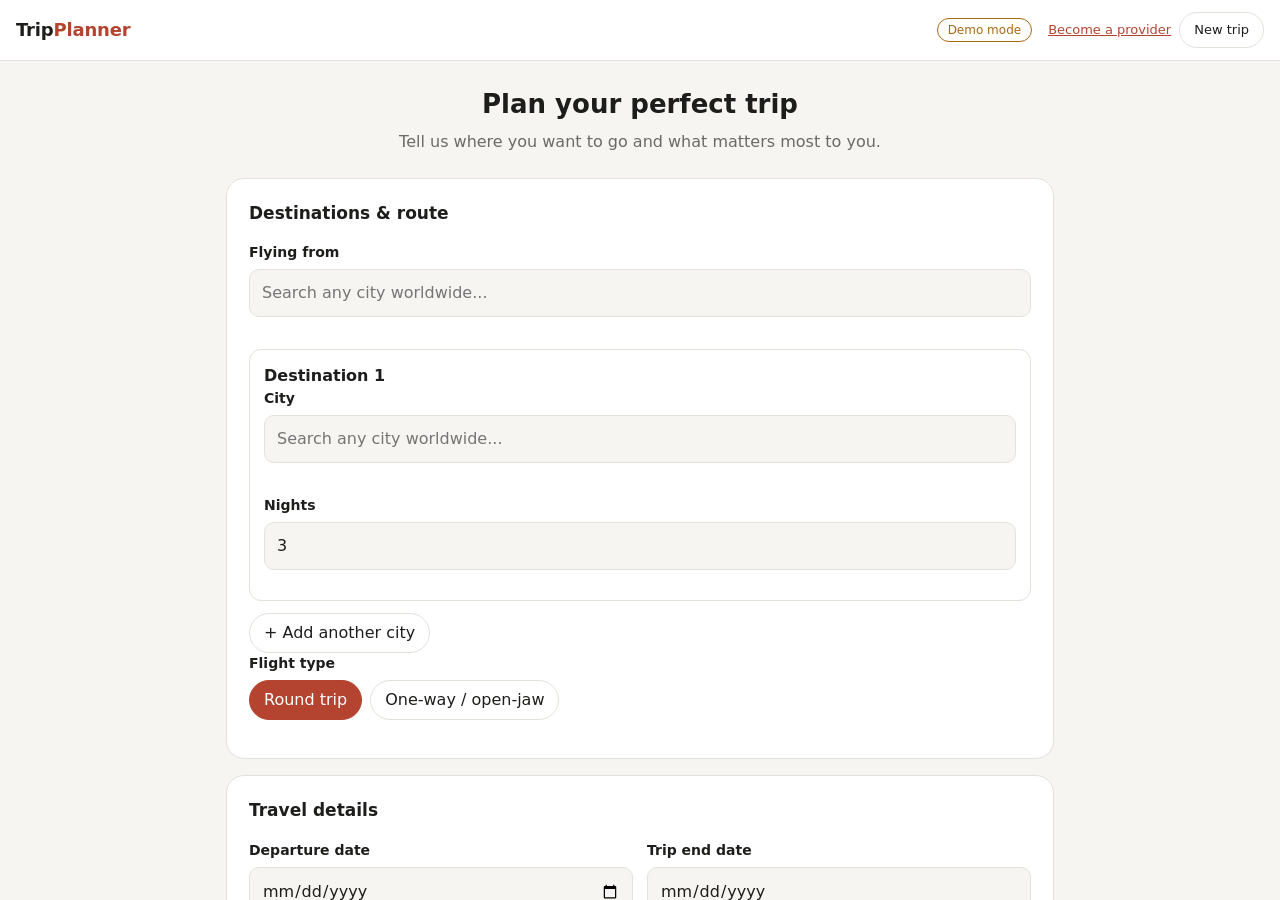
<file: web/index.html>
<!doctype html>
<html lang="en">
<head>
<meta charset="utf-8" />
<meta name="viewport" content="width=device-width, initial-scale=1, viewport-fit=cover" />
<title>Trip Planner</title>
<style>
  :root {
    --bg: #f6f5f1; --surface: #ffffff; --surface-2: #efede6; --text: #1d1d1b; --muted: #6b6a65;
    --line: #e3e1da; --accent: #b4442f; --accent-ink: #ffffff; --user: #1f3a5f; --user-ink: #ffffff;
    --ok: #2f7a4f; --warn: #a86a12; --bad: #b3261e; --radius: 14px;
  }
  @media (prefers-color-scheme: dark) {
    :root { --bg: #151513; --surface: #1f1f1c; --surface-2: #2a2a26; --text: #ecebe6; --muted: #a09f98;
            --line: #34332f; --accent: #e0745d; --accent-ink: #151513; --user: #3d6aa3; --user-ink: #ffffff;
            --ok: #6cc08f; --warn: #e2a547; --bad: #f2867c; }
  }
  * { box-sizing: border-box; }
  html, body { height: 100%; }
  body { margin: 0; background: var(--bg); color: var(--text); display: flex; flex-direction: column;
         font: 16px/1.5 system-ui, -apple-system, "Segoe UI", Roboto, sans-serif; }
  a { color: var(--accent); }
  header { display: flex; align-items: center; justify-content: space-between; gap: 10px; flex-wrap: wrap;
           padding: 12px 16px; border-bottom: 1px solid var(--line); background: var(--surface); }
  header h1 { font-size: 18px; margin: 0; letter-spacing: -0.01em; }
  header h1 span { color: var(--accent); }
  .user { display: flex; align-items: center; gap: 8px; font-size: 13px; color: var(--muted); flex-wrap: wrap; }
  button { font: inherit; border-radius: 999px; padding: 7px 14px; border: 1px solid var(--line);
           background: var(--surface); color: var(--text); cursor: pointer; }
  button:hover { border-color: var(--muted); }
  button.primary { background: var(--accent); color: var(--accent-ink); border-color: var(--accent); font-weight: 600; }
  button:disabled { opacity: 0.5; cursor: not-allowed; }
  .badge { font-size: 12px; padding: 2px 10px; border-radius: 999px; border: 1px solid var(--line); color: var(--muted); white-space: nowrap; }
  .badge.demo { color: var(--warn); border-color: var(--warn); }
  .badge.live, .badge.ok { color: var(--ok); border-color: var(--ok); }
  .hidden { display: none !important; }

  main { flex: 1; display: flex; flex-direction: column; width: 100%; max-width: 860px; margin: 0 auto; min-height: 0; }
  #chat { flex: 1; overflow-y: auto; padding: 20px 16px 8px; display: flex; flex-direction: column; gap: 14px; }
  .row { display: flex; }
  .row.me { justify-content: flex-end; }
  .bubble { max-width: 85%; padding: 10px 14px; border-radius: var(--radius); white-space: pre-wrap; word-wrap: break-word; }
  .me .bubble { background: var(--user); color: var(--user-ink); border-bottom-right-radius: 4px; }
  .bot .bubble { background: var(--surface); border: 1px solid var(--line); border-bottom-left-radius: 4px; }
  .bot .bubble.error { border-color: var(--bad); color: var(--bad); }
  .who { font-size: 12px; color: var(--muted); margin: 0 4px 3px; }

  .work { background: var(--surface-2); border: 1px dashed var(--line); color: var(--muted); font-size: 14px; }
  .work .now { display: flex; align-items: center; gap: 8px; }
  .spin { width: 12px; height: 12px; border-radius: 50%; border: 2px solid var(--line); border-top-color: var(--accent);
          animation: spin 0.8s linear infinite; flex: none; }
  @keyframes spin { to { transform: rotate(360deg); } }
  @media (prefers-reduced-motion: reduce) { .spin { animation: none; } }
  .work details { margin-top: 4px; }
  .work summary { cursor: pointer; font-size: 12px; }
  .work ol { margin: 6px 0 0; padding-left: 20px; font-size: 13px; }
  .work.done { padding: 4px 12px; }
  .work.done details { margin: 0; }

  .card { background: var(--surface); border: 1px solid var(--line); border-radius: var(--radius); padding: 16px;
          width: min(100%, 720px); white-space: normal; }
  .card h2 { font-size: 18px; margin: 0 0 4px; }
  .card .meta { font-size: 13px; color: var(--muted); margin-bottom: 8px; }
  .card .totals { display: flex; gap: 14px; flex-wrap: wrap; align-items: center; font-size: 14px; margin: 10px 0; }
  .card .totals strong { font-variant-numeric: tabular-nums; }
  .card .route { font-size: 14px; margin: 4px 0 2px; }
  .card .pdf { display: inline-block; margin: 2px 0 10px; font-weight: 600; }
  .day { border-top: 1px solid var(--line); padding: 10px 0 6px; }
  .day h3 { margin: 0 0 2px; font-size: 15px; }
  .day .note { font-size: 13px; color: var(--muted); margin: 0 0 6px; }
  .stop { display: grid; grid-template-columns: 54px 1fr; gap: 8px; font-size: 14px; padding: 2px 0; }
  .stop time { color: var(--muted); font-variant-numeric: tabular-nums; }
  .stop small { color: var(--muted); }
  .day .zone { font-size: 13px; font-weight: 600; margin: 6px 0 2px; }
  .day .zone small { font-weight: 400; color: var(--muted); }
  .stop-chips { display: flex; flex-wrap: wrap; gap: 4px; margin: 2px 0 0; }
  .stop-chips span { font-size: 12px; padding: 0 8px; border-radius: 999px; background: var(--surface-2); color: var(--muted); }
  .day .day-route { display: inline-block; font-size: 13px; margin: 4px 0 0; }
  .card .attribution { font-size: 12px; color: var(--muted); margin: 6px 0 0; }
  .notes { font-size: 13px; color: var(--muted); border-top: 1px solid var(--line); padding-top: 8px; margin: 6px 0 0; }
  .notes li { margin: 2px 0; }
  .fb { border-top: 1px solid var(--line); margin-top: 10px; padding-top: 10px; font-size: 14px; }
  .fb .q { font-weight: 600; margin: 0 0 6px; }
  .fb .stars { display: flex; gap: 4px; align-items: center; }
  .fb .stars button { width: 36px; height: 36px; padding: 0; font-size: 20px; line-height: 1; background: var(--surface-2);
                      color: var(--muted); }
  .fb .stars button.on { background: var(--accent); color: var(--accent-ink); border-color: var(--accent); }
  .fb .stars .lbl { margin-left: 8px; font-size: 13px; color: var(--muted); }
  .fb details { margin: 8px 0 0; }
  .fb summary { cursor: pointer; font-size: 13px; color: var(--muted); }
  .fb .dims { display: grid; grid-template-columns: minmax(0, 1fr) auto; gap: 6px 10px; align-items: center; margin: 8px 0 0; }
  .fb .dims .scale { display: flex; gap: 3px; }
  .fb .dims .scale button { width: 30px; height: 30px; padding: 0; font-size: 13px; background: var(--surface-2); }
  .fb .dims .scale button.on { background: var(--user); color: var(--user-ink); border-color: var(--user); }
  .fb textarea { width: 100%; min-height: 60px; margin: 8px 0 0; font-size: 14px; }
  .fb .actions { display: flex; gap: 8px; align-items: center; margin-top: 8px; flex-wrap: wrap; }
  .fb .status { font-size: 13px; color: var(--muted); }
  .fb.sent .thanks { color: var(--muted); font-size: 13px; }

  .chips { display: flex; gap: 8px; flex-wrap: wrap; padding: 0 16px 8px; }
  .chips button { font-size: 13px; padding: 5px 12px; background: var(--surface-2); }
  footer.composer { padding: 10px 16px calc(14px + env(safe-area-inset-bottom)); border-top: 1px solid var(--line);
                    background: var(--bg); }
  .composer form { display: flex; gap: 8px; align-items: flex-end; }
  textarea { flex: 1; resize: none; min-height: 46px; max-height: 180px; padding: 11px 14px; border-radius: 14px;
             border: 1px solid var(--line); background: var(--surface); color: var(--text); font: inherit; }
  textarea:focus { outline: 2px solid var(--accent); outline-offset: 0; border-color: transparent; }
  .composer .hint { font-size: 12px; color: var(--muted); margin-top: 6px; }

  .welcome { margin: auto; text-align: center; padding: 40px 18px; max-width: 520px; }
  .welcome h2 { font-size: 22px; margin: 0 0 8px; }
  .welcome p { color: var(--muted); margin: 0 0 18px; }
  @media (max-width: 560px) { .bubble { max-width: 92%; } .stop { grid-template-columns: 48px 1fr; } }

  /* Trip planning form */
  #tripFormScreen {
    flex: 1;
    overflow-y: auto;
    padding: 24px 16px 48px;
  }
  .trip-form-header {
    text-align: center;
    margin-bottom: 24px;
  }
  .trip-form-header h2 {
    font-size: 26px;
    margin: 0 0 6px;
  }
  .trip-form-header p {
    color: var(--muted);
    margin: 0;
  }
  .trip-form-card {
    background: var(--surface);
    border: 1px solid var(--line);
    border-radius: 18px;
    padding: 22px;
    margin-bottom: 16px;
  }
  .trip-form-card h3 {
    font-size: 17px;
    margin: 0 0 16px;
  }
  .trip-section > summary {
    display: flex;
    align-items: center;
    gap: 10px;
    flex-wrap: wrap;
    cursor: pointer;
    list-style: none;
  }
  .trip-section > summary::-webkit-details-marker { display: none; }
  .trip-section > summary h3 { margin: 0; }
  .trip-section > summary::after { content: "▾"; margin-left: auto; color: var(--muted); }
  .trip-section[open] > summary { margin-bottom: 16px; }
  .trip-section[open] > summary::after { content: "▴"; }
  .trip-section-summary { font-size: 13px; color: var(--muted); min-width: 0; overflow-wrap: anywhere; }
  .trip-field {
    display: flex;
    flex-direction: column;
    gap: 6px;
    margin-bottom: 16px;
    position: relative;
  }
  .trip-field label {
    font-size: 14px;
    font-weight: 600;
  }
  .trip-field input,
  .trip-field select,
  .trip-field textarea {
    width: 100%;
    padding: 11px 12px;
    border: 1px solid var(--line);
    border-radius: 10px;
    background: var(--bg);
    color: var(--text);
    font: inherit;
  }
  .trip-grid {
    display: grid;
    grid-template-columns: repeat(2, minmax(0, 1fr));
    gap: 14px;
  }
  .trip-options {
    display: flex;
    flex-wrap: wrap;
    gap: 8px;
  }
  .trip-options button.selected {
    background: var(--accent);
    color: var(--accent-ink);
    border-color: var(--accent);
  }
  .trip-rating {
    margin-bottom: 18px;
  }
  .trip-rating-header {
    display: flex;
    justify-content: space-between;
    margin-bottom: 6px;
  }
  .trip-rating input[type="range"] {
    width: 100%;
    accent-color: var(--accent);
  }
  .trip-city {
    border: 1px solid var(--line);
    border-radius: 12px;
    padding: 14px;
    margin-bottom: 12px;
  }
  .trip-suggestions {
    position: absolute;
    top: 100%;
    left: 0;
    right: 0;
    z-index: 20;
    max-height: 220px;
    overflow-y: auto;
    background: var(--surface);
    border: 1px solid var(--line);
    border-radius: 10px;
    box-shadow: 0 8px 24px rgba(0,0,0,.12);
  }
  .trip-suggestions button {
    display: block;
    width: 100%;
    text-align: left;
    border: 0;
    border-radius: 0;
    padding: 10px 12px;
  }
  .trip-suggestions button:hover {
    background: var(--surface-2);
  }
  .trip-submit {
    width: 100%;
    padding: 14px;
    font-size: 16px;
  }
  @media (max-width: 560px) {
    .trip-grid { grid-template-columns: 1fr; }
    .trip-form-card { padding: 16px; }
    #tripFormScreen { padding: 16px 12px 32px; }
  }


  .trip-suggestions button.selected {
    background: var(--surface-2);
    outline: 2px solid var(--accent);
    outline-offset: -2px;
  }

</style>
</head>
<body>
<header>
  <h1>Trip<span>Planner</span></h1>
  <div class="user">
    <span id="modeBadge" class="badge demo">Demo mode</span>
    <span id="userEmail"></span>
    <a href="/agency/index.html">Become a provider</a>
    <a id="providerApprovals" class="hidden" hidden href="/agency/admin.html">Provider approvals</a>
    <button id="newTripBtn" title="Start a new conversation">New trip</button>
    <button id="signOutBtn" class="hidden">Sign out</button>
  </div>
</header>

<main>
  <section id="signedOut" class="welcome hidden">
    <h2>Plan a trip by chatting</h2>
    <p>Describe where you want to go. The planner searches real flights, hotels and places, checks the budget and timings, and you can ask for changes until it's right.</p>
    <button id="signInBtn" class="primary">Sign in</button>
  </section>

  <!-- Initial trip-planning form -->
  <section id="tripFormScreen" class="hidden">
    <div class="trip-form-header">
      <h2>Plan your perfect trip</h2>
      <p>Tell us where you want to go and what matters most to you.</p>
    </div>
    <div id="tripFormContent"></div>
  </section>

  <div id="app" class="hidden" style="display:flex;flex-direction:column;flex:1;min-height:0">
    <div id="chat" aria-live="polite"></div>
    <div id="chips" class="chips"></div>
    <footer class="composer">
      <form id="composer">
        <textarea id="input" rows="1" placeholder="Describe your trip, or ask for a change…" aria-label="Message"></textarea>
        <button id="sendBtn" class="primary" type="submit">Send</button>
      </form>
      <div class="hint" id="hint">Enter to send · Shift+Enter for a new line</div>
    </footer>
  </div>
</main>

<script src="auth-session.js"></script>
<script src="background-status.js"></script>
<script src="trip-form.js"></script>
<script>
/* ============================================================
   CONFIG — fill these in. Leave a value "" to keep that part off.
   ============================================================ */
const CONFIG = {
  REGION: "ap-southeast-1",
  // Cognito (Phase 3.4). Domain is the full URL from Branding → Domain,
  // e.g. "https://ap-southeast-1abcd123.auth.ap-southeast-1.amazoncognito.com"
  COGNITO_DOMAIN: "",
  COGNITO_CLIENT_ID: "",
  // Agent (Phase 6.3). Leave "" to use built-in demo data.
  AGENT_RUNTIME_ARN: "",
  // REST API (Phase 5), e.g. "https://abc123.execute-api.ap-southeast-1.amazonaws.com/dev"
  API_URL: "",
  ADMIN_GROUP: ""
};
const REDIRECT_URI = window.location.origin + "/";
const AUTH_ON = !!(CONFIG.COGNITO_DOMAIN && CONFIG.COGNITO_CLIENT_ID);
const LIVE_AGENT = !!CONFIG.AGENT_RUNTIME_ARN;
const STARTERS = [
  "We are planning a eleven-day honeymoon in Tokyo for two people, 10 to 20 December 2026, with a budget of SGD 8,000. We prefer a romantic hotel, cultural attractions, Japanese food, and some free time to enjoy the scenery. Hiking easy trails also preferred.",
  "5 days in Seoul for 3 classmates next month, SGD 4,500 total, we love markets, cafes and K-pop spots",
  "Copenhagen 3 nights, Lofoten 4 nights, Abisko 4 nights, 10-21 Dec, 2 people, SGD 10,000. Hiking, northern lights and good food. Fly from Singapore to Copenhagen on the first day and fly back from Copenhagen to Singapore on the last day",
];
const FOLLOW_UPS = ["Make day 3 more relaxed", "Find a cheaper hotel", "Add a sushi dinner", "What's near our hotel?"];

const $ = (id) => document.getElementById(id);
const store = {
  get: (k) => { try { return sessionStorage.getItem(k); } catch { return null; } },
  set: (k, v) => { try { sessionStorage.setItem(k, v); } catch {} },
  del: (k) => { try { sessionStorage.removeItem(k); } catch {} }
};

const auth = TripAuth.create(CONFIG, store);
function showSignInRecovery() {
  if ($("reauthBtn")) return;
  const button = el("button", null, "Sign in again"); button.id = "reauthBtn";
  button.type = "button"; button.onclick = signIn;
  $("signOutBtn").parentNode.append(button);
}
async function apiFetch(url, options) {
  try {
    const response = await (AUTH_ON ? auth.fetch(url, options) : fetch(url, options));
    if (response.ok && $("reauthBtn")) $("reauthBtn").remove();
    return response;
  }
  catch (e) { if (e.code === "SESSION_EXPIRED") showSignInRecovery(); throw e; }
}

/* ---------- helpers ---------- */
function b64url(bytes) {
  return btoa(String.fromCharCode(...new Uint8Array(bytes))).replace(/\+/g, "-").replace(/\//g, "_").replace(/=+$/, "");
}
function randomString(len) { const a = new Uint8Array(len); crypto.getRandomValues(a); return b64url(a).slice(0, len); }
function decodeJwt(token) {
  try { const p = token.split(".")[1].replace(/-/g, "+").replace(/_/g, "/"); return JSON.parse(decodeURIComponent(escape(atob(p)))); }
  catch { return {}; }
}
function safeUrl(u) { return /^https:\/\//.test(u || "") ? u : null; }
function el(tag, cls, text) { const e = document.createElement(tag); if (cls) e.className = cls; if (text != null) e.textContent = text; return e; }
function tripMoney(n, currency = "SGD") { return currency + " " + Number(n || 0).toLocaleString(undefined, { maximumFractionDigits: currency === "JPY" ? 0 : 2 }); }
function sgd(n) { return tripMoney(n, "SGD"); }

/* ---------- auth (Cognito Hosted UI, authorization code + PKCE) ---------- */
async function signIn() {
  const verifier = randomString(64), state = randomString(24);
  store.set("pkce_verifier", verifier); store.set("oauth_state", state);
  const challenge = b64url(await crypto.subtle.digest("SHA-256", new TextEncoder().encode(verifier)));
  const url = new URL(CONFIG.COGNITO_DOMAIN + "/oauth2/authorize");
  url.search = new URLSearchParams({ response_type: "code", client_id: CONFIG.COGNITO_CLIENT_ID, redirect_uri: REDIRECT_URI,
    scope: "openid email profile", state, code_challenge_method: "S256", code_challenge: challenge });
  window.location.assign(url.toString());
}
async function handleCallback() {
  const params = new URLSearchParams(window.location.search);
  const code = params.get("code"); if (!code) return;
  history.replaceState({}, "", REDIRECT_URI);
  if (params.get("state") !== store.get("oauth_state")) { alert("Sign-in failed: state mismatch. Try again."); return; }
  const res = await fetch(CONFIG.COGNITO_DOMAIN + "/oauth2/token", { method: "POST",
    headers: { "Content-Type": "application/x-www-form-urlencoded" },
    body: new URLSearchParams({ grant_type: "authorization_code", client_id: CONFIG.COGNITO_CLIENT_ID, code,
      redirect_uri: REDIRECT_URI, code_verifier: store.get("pkce_verifier") || "" }) });
  if (!res.ok) { alert("Sign-in failed (" + res.status + "). Check the Cognito return URL matches " + REDIRECT_URI); return; }
  const t = await res.json();
  auth.acceptTokens(t);
  store.del("pkce_verifier"); store.del("oauth_state");
}
function currentUser() {
  const idt = store.get("id_token"), exp = Number(store.get("expires_at") || 0);
  if (!idt || !Number.isFinite(exp) || Date.now() >= exp) return null;
  return decodeJwt(idt);
}
function updateProviderApprovals() {
  const user = currentUser(), link = $("providerApprovals");
  const groups = user && user["cognito:groups"];
  const allowed = !!(AUTH_ON && user && Number(user.exp) * 1000 > Date.now() &&
    Array.isArray(groups) && groups.includes(CONFIG.ADMIN_GROUP));
  link.hidden = !allowed;
  link.classList.toggle("hidden", !allowed);
}
function signOut() {
  ["id_token", "access_token", "refresh_token", "expires_at", "auth_owner", "session_id", "transcript", "pending_run"].forEach(store.del);
  updateProviderApprovals();
  if (AUTH_ON) {
    const url = new URL(CONFIG.COGNITO_DOMAIN + "/logout");
    url.search = new URLSearchParams({ client_id: CONFIG.COGNITO_CLIENT_ID, logout_uri: REDIRECT_URI });
    window.location.assign(url.toString());
  } else location.reload();
}

/* ---------- conversation state (kept for this browser tab) ---------- */
let transcript = [];          // [{kind: "me"|"bot"|"error"|"itinerary", data}]
function sessionId() {
  let s = store.get("session_id");
  if (!s) { s = "tp-" + crypto.randomUUID() + "-" + Date.now(); store.set("session_id", s); }   // 33+ chars
  return s;
}
function saveTranscript() { store.set("transcript", JSON.stringify(transcript.slice(-60))); }
function newTrip() {
  if (busy) return;
  store.del("session_id"); store.del("transcript"); store.del("pending_run"); transcript = [];
  $("chat").innerHTML = "";
  greet();
  showChips([]);

  tripFormSubmitting = false;
  tripFormState = initialTripForm();
  renderTripForm();

  $("app").classList.add("hidden");
  $("tripFormScreen").classList.remove("hidden");
}

/* ---------- rendering ---------- */
function scrollDown() { const c = $("chat"); c.scrollTop = c.scrollHeight; }
function renderMe(text) {
  const row = el("div", "row me"); row.append(el("div", "bubble", text)); $("chat").append(row); scrollDown();
}
function renderBot(text, cls) {
  const row = el("div", "row bot"); const wrap = el("div");
  wrap.append(el("div", "who", "Planner"), el("div", "bubble" + (cls ? " " + cls : ""), text));
  row.append(wrap); $("chat").append(row); scrollDown();
}
/* ---------- agency package options ---------- */
function packageEnquiryUrl(p, it) {
  const email = p.contactEmail || "";
  if (!/^[A-Z0-9._%+-]+@[A-Z0-9.-]+\.[A-Z]{2,}$/i.test(email)) return null;
  const subject = "Travel package enquiry: " + String(p.title || p.packageId).slice(0, 180);
  const body = "I would like to enquire about package " + p.packageId + ".\nPlease confirm availability, all inclusions/exclusions, mandatory fees and the full party price in " + (it.currency || "SGD") + ".\nThis is an enquiry, not a booking.";
  return "mailto:" + email + "?subject=" + encodeURIComponent(subject) + "&body=" + encodeURIComponent(body);
}
function renderPackageOptions(result, it) {
  const section = el("section", "package-options");
  if (!result || result.mode === "custom_only" || result.status === "custom_only") return section;
  section.append(el("h3", null, "Agency package options"));
  if (!(result.packages || []).length) {
    const unavailable = ["search_unavailable", "review_unavailable"].includes(result.status);
    section.append(el("p", "note", unavailable ? "Package comparison is temporarily unavailable. Your custom itinerary is shown above." : "No agency package was recommended for this trip. Your custom itinerary remains available."));
    return section;
  }
  section.append(el("p", "note", "Compare these options with your custom itinerary. Enquiries open an email draft; nothing is booked or sent automatically."));
  if (result.status === "eligible_options") section.append(el("p", "note", "These alternatives passed package search filters. The reviewer preferred the custom itinerary; confirm suitability with the agency."));
  result.packages.forEach(p => {
    const card = el("article", "package-card");
    card.style.cssText = "border:1px solid var(--line,#555);border-radius:12px;padding:16px;margin:12px 0";
    card.append(el("h3", null, p.title || "Agency package"));
    card.append(el("div", "meta", p.agencyName || "Agency"));
    const c = p.comparison || {}, currency = c.currency || it.currency || "SGD";
    const scope = p.coverageScope || c.coverageScope;
    if (scope?.type === "city_leg") {
      card.append(el("p", "note", "Partial-trip option: " + scope.city + " only, " + scope.startDate + " to " + scope.endDate + "."));
      card.append(el("p", "note", scope.flightCoverage === "inbound_only" ? "Includes the inbound flight to this city only. Onward/return travel and the remaining trip are additional." : "Land-only city package. Flights and the remaining trip are additional."));
    }
    card.append(el("p", null, "Package price for your party: " + tripMoney(c.packageTotal, currency)));
    card.append(el("p", "note", "Known extras: " + tripMoney(c.knownExtras, currency)));
    if (c.costComplete && c.estimatedTotal != null) {
      card.append(el("p", null, "Estimated full trip total: " + tripMoney(c.estimatedTotal, currency)));
      if (c.customVerified && c.customTotal != null) card.append(el("p", "note", "Custom itinerary estimate: " + tripMoney(c.customTotal, currency)));
    } else {
      card.append(el("p", "note", "Full trip total unknown. Known minimum: " + tripMoney(c.knownMinimumTotal, currency) + ". Missing costs: " + (c.missingCosts || []).join(", ") + ". This package has not been confirmed within budget."));
    }
    [["Why it fits", p.reasons], ["Tradeoffs", p.tradeoffs], ["Included", p.included], ["Excluded", p.excluded]].forEach(([label, items]) => {
      if (!(items || []).length) return;
      card.append(el("strong", null, label));
      const list = el("ul"); items.slice(0, 15).forEach(x => list.append(el("li", null, String(x))));card.append(list);
    });
    card.append(el("p", "note", c.comparisonNote || "Confirm the full price and availability with the agency."));
    const url = packageEnquiryUrl(p, it);
    if (url) { const a = el("a", "pdf", "Enquire with agency");a.href = url;card.append(a); }
    else card.append(el("p", "note", "Agency contact details are unavailable."));
    section.append(card);
  });
  return section;
}
/* ---------- end agency package options ---------- */

function renderItinerary(it) {
  const row = el("div", "row bot"); const card = el("div", "card");
  card.append(el("h2", null, it.title || "Your itinerary"));
  if (it.status === "refused") {   // not a bookable plan: no days, PDF or feedback, only why and what to do next
    if (it.message || it.summary) card.append(el("p", null, it.message || it.summary));
    const notes = (it.caveats || []).length ? it.caveats : it.refusalReasons || [];
    if (notes.length) { const ul = el("ul", "notes"); notes.forEach((c) => ul.append(el("li", null, c))); card.append(ul); }
    if ((it.choices || []).length) showChips(it.choices);
    row.append(card); $("chat").append(row); scrollDown();
    return;
  }
  const meta = [];
  if (it.version) meta.push("Version " + it.version);
  if (it.repairRounds) meta.push(it.repairRounds + " improvement round" + (it.repairRounds > 1 ? "s" : ""));
  if (meta.length) card.append(el("div", "meta", meta.join(" · ")));
  if (it.route) {
    const r = el("div", "route"); r.append(el("strong", null, "Route: ")); r.append(it.route);
    card.append(r);
    if (it.hotels && (it.hotels.length > 1 || it.hotels.some(h => h.booked)))
      card.append(el("div", "meta", (it.hotels.length > 1 ? "Hotels: " : "Hotel: ") + it.hotels.map(h =>
        (h.city ? h.city + " — " : "") + (h.name || "?") + (h.booked ? " (your booking)" : "")).join(" · ")));
  }
  if (it.summary) card.append(el("p", null, it.summary));
  if (it.totals) {
    const t = el("div", "totals");
    const a = el("span"); a.append("Estimated total "); a.append(el("strong", null, tripMoney(it.totals.total, it.currency || "SGD")));
    const b = el("span"); b.append("Budget "); b.append(el("strong", null, tripMoney(it.totals.budget, it.currency || "SGD")));
    t.append(a, b);
    if (it.verified !== undefined) {
      // checks passed but the preference review's lowest score is below 4: a neutral badge, not the green one
      const scores = Object.values((it.judge && it.judge.scores) || {}).map(Number).filter(Number.isFinite);
      const partly = it.verified && it.judge && it.judge.status === "evaluated" && scores.length && Math.min(...scores) < 4;
      t.append(el("span", "badge " + (partly ? "partial" : it.verified ? "ok" : "demo"),
                  partly ? "Checks passed · some preferences partly met" : it.verified ? "All checks passed" : "See notes"));
    }
    card.append(t);
  }
  const pdf = safeUrl(it.pdfUrl);
  if (it.hasPdf !== false && (pdf || (CONFIG.API_URL && it.tripId))) {
    const l = el("a", "pdf", "Download PDF plan ↓"); l.href = pdf || "#"; l.target = "_blank"; l.rel = "noopener";
    l.onclick = (e) => { e.preventDefault(); openPdf(it, l); };
    card.append(l);
  }
  if (it.flight) {
    const flight = el("div", "day");
    flight.append(el("h3", null, "Selected flights"));
    if (it.flight.airline)
      flight.append(el("div", null, it.flight.airline));
    if (it.flight.priceLabel)
      flight.append(el("div", "note",
        "Flight total: " + it.flight.priceLabel));
    (it.flight.slices || []).forEach((leg, index) => {
      const part = el("div");
      part.append(el("strong", null,
        "Flight leg " + (index + 1) + ": " +
        (leg.from || "?") + " → " + (leg.to || "?")));
      part.append(el("div", "note",
        "Departure: " + (leg.departAt || "Not supplied") +
        " · Arrival: " + (leg.arriveAt || "Not supplied")));
      if (leg.stops !== undefined && leg.stops !== null)
        part.append(el("div", "note", "Stops: " + leg.stops));
      flight.append(part);
    });
    flight.append(el("div", "note",
      "Selected search offer; not a confirmed booking."));
    card.append(flight);
  }
  (it.days || []).forEach((d) => {
    const day = el("div", "day"); day.append(el("h3", null, d.title));
    if (d.note) day.append(el("p", "note", d.note));
    if (!(d.stops || []).length) day.append(el("div", "note", "Free time / travel"));
    let zone = null;
    (d.stops || []).forEach((s) => {
      if (s.zoneLabel && s.zone !== zone) {
        const head = el("div", "zone", s.zoneLabel);
        if (zone && s.note) head.append(el("small", null, " · " + s.note + " from the previous area"));
        day.append(head); zone = s.zone;
      }
      const r = el("div", "stop"); r.append(el("time", null, s.time || ""));
      const name = el("span"); const url = safeUrl(s.url), maps = safeUrl(s.googleMapsUri);
      if (url) { const a = el("a", null, s.name); a.href = url; a.target = "_blank"; a.rel = "noopener"; name.append(a); }
      else name.append(s.name);
      if (maps && maps !== url) { const m = el("a", "maps", "Map"); m.href = maps; m.target = "_blank"; m.rel = "noopener"; name.append(" · ", m); }
      if (s.note) { name.append(" "); name.append(el("small", null, "· " + s.note)); }
      const chips = [s.rating != null ? "★ " + s.rating + (s.reviews ? " (" + Number(s.reviews).toLocaleString() + ")" : "") : "",
                     s.priceLevel, s.why, s.webSource ? "Featured by " + s.webSource : ""].filter(Boolean);
      if (chips.length) { const c = el("div", "stop-chips"); chips.forEach((t) => c.append(el("span", null, t))); name.append(c); }
      r.append(name); day.append(r);
    });
    const route = safeUrl(d.routeUrl);
    if (route) { const a = el("a", "day-route", "Day route in Google Maps"); a.href = route; a.target = "_blank"; a.rel = "noopener"; day.append(a); }
    card.append(day);
  });
  if ((it.caveats || []).length) {
    const ul = el("ul", "notes"); it.caveats.forEach((c) => ul.append(el("li", null, c))); card.append(ul);
  }
  if (it.attribution) card.append(el("p", "attribution", it.attribution));
  if (it.packageRecommendations) card.append(renderPackageOptions(it.packageRecommendations, it));
  if (CONFIG.API_URL && it.tripId) card.append(feedbackBox(it));
  row.append(card); $("chat").append(row); scrollDown();
}

/* ---------- feedback (POST /trips/{tripId}/feedback -> tp-dev-feedback) ----------
   A 1-5 star rating, optional detail ratings for the user study (§5.2) and an optional comment. */
const FB_DIMS = [["usefulness", "Useful for planning my trip"], ["personalization", "Fits my preferences"],
                 ["trust", "I trust the prices and times"], ["easeOfUse", "Easy to use"],
                 ["satisfaction", "Overall satisfaction"]];
const STAR_WORDS = ["", "Poor", "Fair", "Good", "Very good", "Excellent"];
function feedbackBox(it) {
  const box = el("div", "fb");
  if (it.feedbackSent) {
    box.classList.add("sent");
    box.append(el("div", "thanks", "Thanks for your feedback (" + it.feedbackSent + "/5)."));
    return box;
  }
  const state = { rating: 0, dims: {} };
  box.append(el("p", "q", "How good is this plan?"));
  const stars = el("div", "stars"); const lbl = el("span", "lbl", "Tap a star");
  const starBtns = [1, 2, 3, 4, 5].map((n) => {
    const b = el("button", null, "★"); b.type = "button";
    b.setAttribute("aria-label", n + " star" + (n > 1 ? "s" : "") + " – " + STAR_WORDS[n]);
    b.onclick = () => { state.rating = n; starBtns.forEach((x, i) => x.classList.toggle("on", i < n));
                        lbl.textContent = STAR_WORDS[n]; send.disabled = false; };
    return b;
  });
  stars.append(...starBtns, lbl); box.append(stars);

  const det = el("details"); det.append(el("summary", null, "Rate in more detail (optional)"));
  const dims = el("div", "dims");
  FB_DIMS.forEach(([key, text]) => {
    dims.append(el("span", null, text));
    const sc = el("div", "scale"); const btns = [];
    for (let n = 1; n <= 5; n++) {
      const b = el("button", null, String(n)); b.type = "button"; b.setAttribute("aria-label", text + ": " + n + " of 5");
      b.onclick = () => { state.dims[key] = n; btns.forEach((x, i) => x.classList.toggle("on", i === n - 1)); };
      btns.push(b); sc.append(b);
    }
    dims.append(sc);
  });
  det.append(dims); box.append(det);

  const ta = el("textarea"); ta.placeholder = "Anything we should improve? (optional)"; ta.maxLength = 1000;
  ta.setAttribute("aria-label", "Comments"); box.append(ta);
  const actions = el("div", "actions"); const send = el("button", "primary", "Send feedback");
  send.type = "button"; send.disabled = true; const status = el("span", "status");
  actions.append(send, status); box.append(actions);

  send.onclick = async () => {
    if (!state.rating) return;
    send.disabled = true; status.textContent = "Sending…";
    try {
      const r = await apiFetch(`${CONFIG.API_URL.replace(/\/$/, "")}/trips/${encodeURIComponent(it.tripId)}/feedback`, {
        method: "POST", headers: { "Authorization": store.get("id_token") || "", "Content-Type": "application/json" },
        body: JSON.stringify({ rating: state.rating, comments: ta.value.trim(), version: it.version || null,
                               ...state.dims })
      });
      const body = await r.json().catch(() => ({}));
      if (!r.ok) throw new Error(body.message || ("API error " + r.status));
      it.feedbackSent = state.rating; saveTranscript();
      box.replaceWith(feedbackBox(it));
    } catch (e) {
      status.textContent = "Couldn't send: " + e.message + ". Please try again.";
      send.disabled = false;
    }
  };
  return box;
}
function render(item) {
  if (item.kind === "me") renderMe(item.data);
  else if (item.kind === "bot") renderBot(item.data);
  else if (item.kind === "error") renderBot(item.data, "error");
  else if (item.kind === "itinerary") renderItinerary(item.data);
}
function add(kind, data) { const item = { kind, data }; transcript.push(item); saveTranscript(); render(item); }

/* progress bubble for the current turn */
function startWork(autoScroll = true) {
  const row = el("div", "row bot"); const box = el("div", "bubble work");
  const now = el("div", "now"); now.append(el("span", "spin"), el("span", "label", "Working…"));
  const det = el("details"); const sum = el("summary", null, "Show steps"); const ol = el("ol");
  det.append(sum, ol); box.append(now, det); row.append(box); $("chat").append(row); if (autoScroll) scrollDown();
  let n = 0, last = null, complete = false;
  return {
    step(text, follow = true) { if (text === last || complete) return; last = text; n++; now.querySelector(".label").textContent = text; ol.append(el("li", null, text)); sum.textContent = "Show steps (" + n + ")"; if (follow) scrollDown(); },
    done(ok) {
      if (complete) return; complete = true;
      if (!n) { row.remove(); return; }
      box.classList.add("done"); now.remove();
      sum.textContent = (ok ? "✓ " : "") + n + " step" + (n > 1 ? "s" : "") + " · show";
    }
  };
}

function showChips(list, starters) {
  const c = $("chips"); c.innerHTML = "";
  list.forEach((text) => {
    const b = el("button", null, starters && text.length > 60 ? text.slice(0, 58) + "…" : text);
    b.type = "button"; b.title = text;
    b.onclick = () => { $("input").value = text; autosize(); send(); };
    c.append(b);
  });
  scrollDown();
}
function greet() {
  const msg = LIVE_AGENT
    ? "Hi! Tell me about the trip you'd like: where, when, how many people and your budget and preferred currency. After I make a plan you can ask me to change anything."
    : "Hi! This is demo mode with sample data. Describe a trip and I'll show what the planner looks like. Connect the agent (AGENT_RUNTIME_ARN) for real plans.";
  renderBot(msg);
}

/* ---------- PDF links ----------
   The link inside the itinerary is a presigned S3 URL that only works for 15 minutes. On click we ask the
   REST API (GET /trips/{id}/pdf?version=N) for a fresh one, and fall back to the original if it's still new. */
const PDF_LINK_MS = 14 * 60 * 1000;
async function openPdf(it, link) {
  const fresh = it.pdfUrl && it.receivedAt && Date.now() - it.receivedAt < PDF_LINK_MS;
  if (CONFIG.API_URL && it.tripId) {
    const win = window.open("", "_blank");          // open now (inside the click) so popup blockers allow it
    const old = link.textContent; link.textContent = "Preparing PDF…";
    try {
      const r = await apiFetch(`${CONFIG.API_URL.replace(/\/$/, "")}/trips/${encodeURIComponent(it.tripId)}/pdf` +
                            (it.version ? `?version=${encodeURIComponent(it.version)}` : ""),
                            { headers: { "Authorization": store.get("id_token") || "" } });
      const body = await r.json().catch(() => ({}));
      const url = r.ok && safeUrl(body.url);
      if (url) { if (win) win.location = url; else window.location = url; return; }
      if (win) win.close();
      if (fresh) { window.open(it.pdfUrl, "_blank", "noopener"); return; }
      add("error", "Couldn't get the PDF (" + (body.message || ("API error " + r.status)) + ").");
    } catch (e) {
      if (win) win.close();
      if (fresh) { window.open(it.pdfUrl, "_blank", "noopener"); return; }
      add("error", "Couldn't reach the API for the PDF: " + e.message);
    } finally { link.textContent = old; }
    return;
  }
  if (fresh) { window.open(it.pdfUrl, "_blank", "noopener"); return; }
  add("bot", "That PDF link has expired (links last 15 minutes). Set API_URL in the page settings so I can fetch a " +
             "fresh link, or ask me for any small change to get a new version with a new PDF.");
}

/* ---------- talking to the agent ---------- */
let busy = false;
let backgroundWork = null, backgroundWorkRequest = null;
function setBusy(b) { busy = b; $("sendBtn").disabled = b; $("newTripBtn").disabled = b; $("input").disabled = b; if (!b) $("input").focus(); }

async function send() {
  const text = $("input").value.trim();
  if (!text || busy) return;
  if (LIVE_AGENT && pendingRun() && !window.resumePlanningRequest) {
    add("error", "Check the pending request before starting another plan."); showRunRecovery(); return;
  }
  $("input").value = ""; autosize(); showChips([]);
  add("me", text);
  setBusy(true);
  const work = startWork();
  if (LIVE_AGENT) { backgroundWork = work; backgroundWorkRequest = null; }
  let gotPlan = false, gotChoices = false, ok = true;
  const handle = (ev) => {
    if (ev.type === "status") work.step(ev.message);
    else if (ev.type === "question" || ev.type === "message") {
      add("bot", ev.message);
      if (ev.choices) { showChips(ev.choices); gotChoices = ev.choices.length > 0; }
    }
    else if (ev.type === "itinerary") {
      add("itinerary", { ...ev.itinerary, receivedAt: Date.now() }); gotPlan = true;
      if ((ev.itinerary.choices || []).length) gotChoices = true;
    }
    else if (ev.type === "error") { add("error", ev.message); ok = false; }
  };
  try { LIVE_AGENT ? await runAgent(text, handle) : await runDemo(text, handle); }
  catch (e) {
    ok = false;
    const message = e.code ? e.message : "Connection to the planner was interrupted. Your request remains in this tab. Check status before retrying.";
    add("error", message);
    showRunRecovery();
  }
  finally {
    const pending = pendingRun();
    if (ok && pending && pending.background) {
      if (!backgroundWork) backgroundWork = work;
      backgroundWorkRequest = pending.requestId;
    } else {
      work.done(ok);
      if (backgroundWork === work) { backgroundWork = null; backgroundWorkRequest = null; }
    }
    setBusy(false);
    if (!pending && !gotChoices && hasUsablePlan()) showChips(FOLLOW_UPS);
  }
}
// follow-up chips ("make day 3 more relaxed") only make sense when the latest plan was delivered, not refused
function hasUsablePlan() {
  const plans = transcript.filter((t) => t.kind === "itinerary");
  return plans.length > 0 && (plans[plans.length - 1].data || plans[plans.length - 1]).status !== "refused";
}

function pendingRun() {
  try { return JSON.parse(store.get("pending_run") || "null"); } catch { return null; }
}
function restorePlan(it) {
  if (!transcript.some(t => t.kind === "itinerary" && t.data.tripId === it.tripId && Number(t.data.version) === Number(it.version))) {
    add("itinerary", it);
  }
}
function showRunRecovery() {
  const previous = $("runRecovery");
  const pending = pendingRun();
  if (!pending) { if (previous) previous.remove(); return; }
  if (previous && previous.dataset.requestId === pending.requestId) return;
  if (previous) previous.remove();
  const box = el("div", "bubble"); box.id = "runRecovery"; box.dataset.requestId = pending.requestId;
  const label = el("p", null, pending.saved ? "Your request is saved in History." : "Your request is kept in this browser tab; server status is not yet confirmed.");
  const check = el("button", null, "Check request status"); check.type = "button";
  box.append(label, check);
  check.onclick = async () => {
    check.disabled = true;
    try {
      const response = await apiFetch(CONFIG.API_URL.replace(/\/$/, "") + "/chats/" + encodeURIComponent(pending.sessionId) +
        "?requestId=" + encodeURIComponent(pending.requestId));
      const result = await response.json();
      if (response.status === 404 && !box.querySelector(".retry-run")) {
        const resend = el("button", "retry-run", "Send saved request"); resend.type = "button";
        resend.onclick = () => {
          if (busy) return;
          window.resumePlanningRequest = pending;
          box.remove(); $("input").value = pending.prompt; send();
        };
        box.append(resend);
      }
      if (!response.ok) throw new Error(result.message || "Could not check this request.");
      const run = result.run;
      if (!run) throw new Error("No request status is available yet.");
      (result.itineraries || []).forEach(restorePlan);
      for (const message of result.messages || []) {
        if (message.role !== "user" && !transcript.some(t => t.kind === "bot" && t.data === message.text)) add("bot", message.text);
      }
      if (run.status === "completed") {
        store.del("pending_run"); box.remove();
        showChips(run.choices || []);
        add("bot", (result.itineraries || []).length || (result.messages || []).some(m => m.role !== "user")
          ? "Your saved result has been restored."
          : "The request finished, but no saved itinerary was found. Check History for saved plans.");
      } else {
        label.textContent = run.status === "planning"
          ? "Planning was last reported as in progress: " + (run.progress || "Working") + ". Check again shortly; this does not start another run."
          : "This request stopped (" + run.status + "). Your original request is saved. You can retry it.";
        if (["failed", "interrupted"].includes(run.status) && !box.querySelector(".retry-run")) {
          const retry = el("button", "retry-run", "Retry saved request"); retry.type = "button";
          retry.onclick = () => {
            if (busy) return;
            store.del("pending_run"); box.remove();
        showChips(run.choices || []);
            window.pendingTripBudget = pending.budget;
            window.pendingPackageMode = pending.packageMode;
            $("input").value = pending.prompt; send();
          };
          box.append(retry);
        }
      }
    } catch (e) { label.textContent = e.message + " Your request is still kept in this tab."; }
    finally { check.disabled = false; }
  };
  $("chat").append(box); scrollDown();
}

function applyBackgroundStatus(result) {
  const chat = $("chat"), position = chat.scrollTop;
  const follow = chat.scrollHeight - chat.clientHeight - position < 80;
  const run = result.run;
  const pending = pendingRun();
  const original = (result.messages || []).find(message => message.role === "user");
  if (pending && original) {
    pending.prompt = original.text; store.set("pending_run", JSON.stringify(pending));
  }
  (result.itineraries || []).forEach(restorePlan);
  for (const message of result.messages || []) {
    if (message.role !== "user" && !transcript.some(t => t.kind === "bot" && t.data === message.text)) add("bot", message.text);
  }
  if (run.status === "completed") {
    store.del("pending_run"); window.pendingTripBudget = null; window.pendingPackageMode = null;
    if (backgroundWork) backgroundWork.done(true);
    backgroundWork = null; backgroundWorkRequest = null;
    const box = $("runRecovery"); if (box) box.remove();
    showChips((run.choices || []).length ? run.choices : hasUsablePlan() ? FOLLOW_UPS : []);
  } else {
    if (run.status === "planning") {
      if (!backgroundWork || backgroundWorkRequest && backgroundWorkRequest !== run.requestId) {
        backgroundWork = startWork(false);
      }
      backgroundWorkRequest = run.requestId;
      backgroundWork.step(run.progress || "Planning continues on AWS…", false);
    } else {
      if (backgroundWork) backgroundWork.done(false);
      backgroundWork = null; backgroundWorkRequest = null;
    }
    showRunRecovery();
    const label = $("runRecovery").querySelector("p");
    const statusText = run.status === "planning"
      ? "Planning continues on AWS. You can leave this page. " + (run.progress || "Working…")
      : "Planning stopped (" + run.status + "). Your request is saved; check status for retry options.";
    if (label.textContent !== statusText) label.textContent = statusText;
  }
  if (!follow) chat.scrollTop = position;
}
const backgroundPoll = TripJobs.create({
  pending: pendingRun,
  visible: () => document.visibilityState !== "hidden",
  read: async pending => {
    const response = await apiFetch(CONFIG.API_URL.replace(/\/$/, "") + "/chats/" + encodeURIComponent(pending.sessionId) +
      "?requestId=" + encodeURIComponent(pending.requestId));
    const result = await response.json();
    if (!response.ok) throw new Error(result.message || "Could not check planning status.");
    return result;
  },
  update: applyBackgroundStatus,
  error: error => {
    showRunRecovery();
    const box = $("runRecovery");
    if (box) box.querySelector("p").textContent = "Could not refresh status. This does not mean planning stopped. " + error.message;
    if (error.code === "SESSION_EXPIRED") showSignInRecovery();
  }
});

async function runAgent(prompt, handle) {
  const resume = window.resumePlanningRequest; window.resumePlanningRequest = null;
  if (pendingRun() && !resume) throw TripAuth.failure("REQUEST_PENDING", "An earlier request needs a status check. Check it before starting another plan.");
  const pending = resume || {requestId: crypto.randomUUID(), sessionId: sessionId(), prompt,
    budget: window.pendingTripBudget || null, packageMode: window.pendingPackageMode || null};
  store.set("pending_run", JSON.stringify(pending));
  // Do not discard budget/package settings on auth or network failure.
  pending.background = true;
  store.set("pending_run", JSON.stringify(pending));
  const payload = {prompt, background: true, requestId: pending.requestId,
    ...(pending.budget ? {budget: pending.budget} : {}),
    ...(pending.packageMode ? {packageMode: pending.packageMode} : {})};
  const url = `https://bedrock-agentcore.${CONFIG.REGION}.amazonaws.com/runtimes/` +
              `${encodeURIComponent(CONFIG.AGENT_RUNTIME_ARN)}/invocations?qualifier=DEFAULT`;
  const options = {method: "POST", headers: {"Content-Type": "application/json",
    "X-Amzn-Bedrock-AgentCore-Runtime-Session-Id": pending.sessionId}, body: JSON.stringify(payload)};
  const res = AUTH_ON ? await auth.fetch(url, options, "access_token") : await fetch(url, options);
  if (!res.ok) {
    if (res.status === 403) throw TripAuth.failure("ACCESS_DENIED", "Your account is not permitted to use this planner. This is an access error, not a confirmed expired session.");
    throw TripAuth.failure("PLANNER_UNAVAILABLE", "The planner could not accept the request (HTTP " + res.status + "). Check status before retrying.");
  }
  if (!res.body) throw new Error("No planner response stream");
  const reader = res.body.getReader(), dec = new TextDecoder();
  let buf = "", finished = false, terminal = false, failed = false, modern = false, duplicate = false, background = false;
  const take = line => {
    line = line.trim(); if (!line || line.startsWith(":")) return;
    if (line.startsWith("data:")) line = line.slice(5).trim();
    let event;
    try { event = JSON.parse(line); if (typeof event === "string") event = JSON.parse(event); }
    catch (_) { return; }
    if (event.type === "run") {
      modern = true; duplicate = event.duplicate === true; background = event.background === true;
      pending.saved = event.saved === true;
      store.set("pending_run", JSON.stringify(pending));
      if (event.duplicate) showRunRecovery();
    } else if (event.type === "done") {
      finished = true;
    } else {
      if (["itinerary", "message", "question", "error"].includes(event.type)) terminal = true;
      if (event.type === "error") {
        failed = true;
        if (event.code === "SESSION_BUSY" && event.activeRequestId) {
          pending.requestId = event.activeRequestId; pending.saved = true;
          pending.budget = null; pending.packageMode = null;
          store.set("pending_run", JSON.stringify(pending));
        }
        showRunRecovery();
      }
      handle(event);
    }
  };
  try {
    while (true) {
      const {value, done} = await reader.read(); if (done) break;
      buf += dec.decode(value, {stream: true});
      const lines = buf.split("\n"); buf = lines.pop(); lines.forEach(take);
    }
    buf += dec.decode(); if (buf.trim()) take(buf);
  } finally { reader.releaseLock(); }
  // Older deployed runtimes have no done event. A terminal event followed by a
  // clean EOF remains compatible; status-only EOF is always an interruption.
  if (!failed && !finished && (modern || !terminal)) throw new Error("Planner stream ended before a result");
  if (background) {
    showRunRecovery();
    await backgroundPoll.check();
    return;
  }
  if (!failed && !duplicate && (finished || terminal)) {
    store.del("pending_run");
    window.pendingTripBudget = null; window.pendingPackageMode = null;
    const recovery = $("runRecovery"); if (recovery) recovery.remove();
  }
}

/* ---------- demo mode (no backend yet) ---------- */
const sleep = (ms) => new Promise((r) => setTimeout(r, ms));
async function runDemo(text, handle) {
  const hasPlan = transcript.some((t) => t.kind === "itinerary");
  if (hasPlan) {
    for (const s of ["Reading your message…", "Updating your plan…", "Checking budget, dates and timings…"]) { handle({ type: "status", message: s }); await sleep(450); }
    handle({ type: "message", message: "In demo mode I can't change the plan. Once the live agent is connected, I'll revise it for you (for example a cheaper hotel or a more relaxed day) and show the new version here." });
    return;
  }
  for (const s of ["Understanding your request…", "Searching flights…", "Searching hotels…", "Finding attractions and restaurants…",
                   "Drafting your itinerary…", "Checking budget, dates and timings…", "Reviewing how well it fits your preferences…"]) {
    handle({ type: "status", message: s }); await sleep(450);
  }
  handle({ type: "itinerary", itinerary: {
    title: "Tokyo honeymoon (demo)", version: 1, summary: "Sample plan to show the layout. Prices and places are not real.",
    totals: { total: 4350, budget: 5000 }, verified: true,
    caveats: ["Demo data only — not real prices or availability. Connect the agent to see live results."],
    days: [
      { title: "Day 1 — Arrive and settle in", stops: [{ time: "17:30", name: "Check in, evening stroll" }] },
      { title: "Day 2 — Temples and old Tokyo", note: "A gentle start in Asakusa.", stops: [
        { time: "09:30", name: "Senso-ji, Asakusa" }, { time: "12:00", name: "Lunch nearby", note: "15 min walk" },
        { time: "15:00", name: "Free time by the Sumida River" }] },
      { title: "Day 3 — Gardens and views", stops: [{ time: "10:00", name: "A traditional garden" }, { time: "17:30", name: "Sunset observation deck" }] }
    ] } });
  handle({ type: "message", message: "Here's a sample plan. In the live version you can now ask for changes, like “make day 3 more relaxed” or “find a cheaper hotel”." });
}

/* ---------- composer ---------- */
function autosize() { const t = $("input"); t.style.height = "auto"; t.style.height = Math.min(t.scrollHeight, 180) + "px"; }
$("input").addEventListener("input", autosize);
$("input").addEventListener("keydown", (e) => {
  if (e.key === "Enter" && !e.shiftKey && !e.isComposing) { e.preventDefault(); send(); }
});
$("composer").addEventListener("submit", (e) => { e.preventDefault(); send(); });

/* ---------- start ---------- */
(async function init() {
  $("modeBadge").textContent = LIVE_AGENT ? "Live agent" : "Demo mode";
  $("modeBadge").className = "badge " + (LIVE_AGENT ? "live" : "demo");
  $("signInBtn").onclick = signIn; $("signOutBtn").onclick = signOut; $("newTripBtn").onclick = newTrip;

  const portal = new URLSearchParams(location.search).get('portal');
  if (['/agency/index.html','/agency/admin.html'].includes(portal)) store.set('portal_return',portal);
  if (AUTH_ON) {
    await handleCallback();
    if (store.get("refresh_token")) {
      try { await auth.ensureFresh(); }
      catch (e) { if (e.code !== "SESSION_EXPIRED") console.warn(e.message); }
    }
    // Timers may pause on mobile; every request also checks token expiry.
    setInterval(() => {
      if (store.get("refresh_token")) auth.ensureFresh().catch(e => { if (e.code === "SESSION_EXPIRED") showSignInRecovery(); });
    }, 60000);
    updateProviderApprovals();
    setInterval(updateProviderApprovals, 1000);
    window.addEventListener("pageshow", updateProviderApprovals);
    const user = currentUser();
    if (!user && store.get('portal_return')) { await signIn(); return; }
    if (!user) { $("signedOut").classList.remove("hidden"); $("newTripBtn").classList.add("hidden"); return; }
    const back=store.get('portal_return');
    if (['/agency/index.html','/agency/admin.html'].includes(back)) { store.del('portal_return'); location.assign(back); return; }
    $("userEmail").textContent = user.email || ""; $("signOutBtn").classList.remove("hidden");
  }
  $("app").classList.remove("hidden");

  try { transcript = JSON.parse(store.get("transcript") || "[]"); } catch { transcript = []; }
  greet();
  if (transcript.length) {
    $("tripFormScreen").classList.add("hidden");
    $("app").classList.remove("hidden");
    transcript.forEach(render);
    const last = transcript.filter((t) => t.kind === "itinerary").pop();
    showChips(hasUsablePlan() ? FOLLOW_UPS : ((last && last.data && last.data.choices) || []));
  } else {
    store.del("session_id");   // fresh page, fresh conversation
    showChips([]);
    $("app").classList.add("hidden");
    $("tripFormScreen").classList.remove("hidden");
    renderTripForm();
  }
  if (pendingRun()) showRunRecovery();
  setInterval(() => backgroundPoll.check(), 5000);
  window.addEventListener("pageshow", () => backgroundPoll.check());
  document.addEventListener("visibilitychange", () => backgroundPoll.check());
  backgroundPoll.check();
  if (!$("app").classList.contains("hidden")) $("input").focus();
})();
</script>
<script src="chat-history.js"></script>
</body>
</html>
</file>
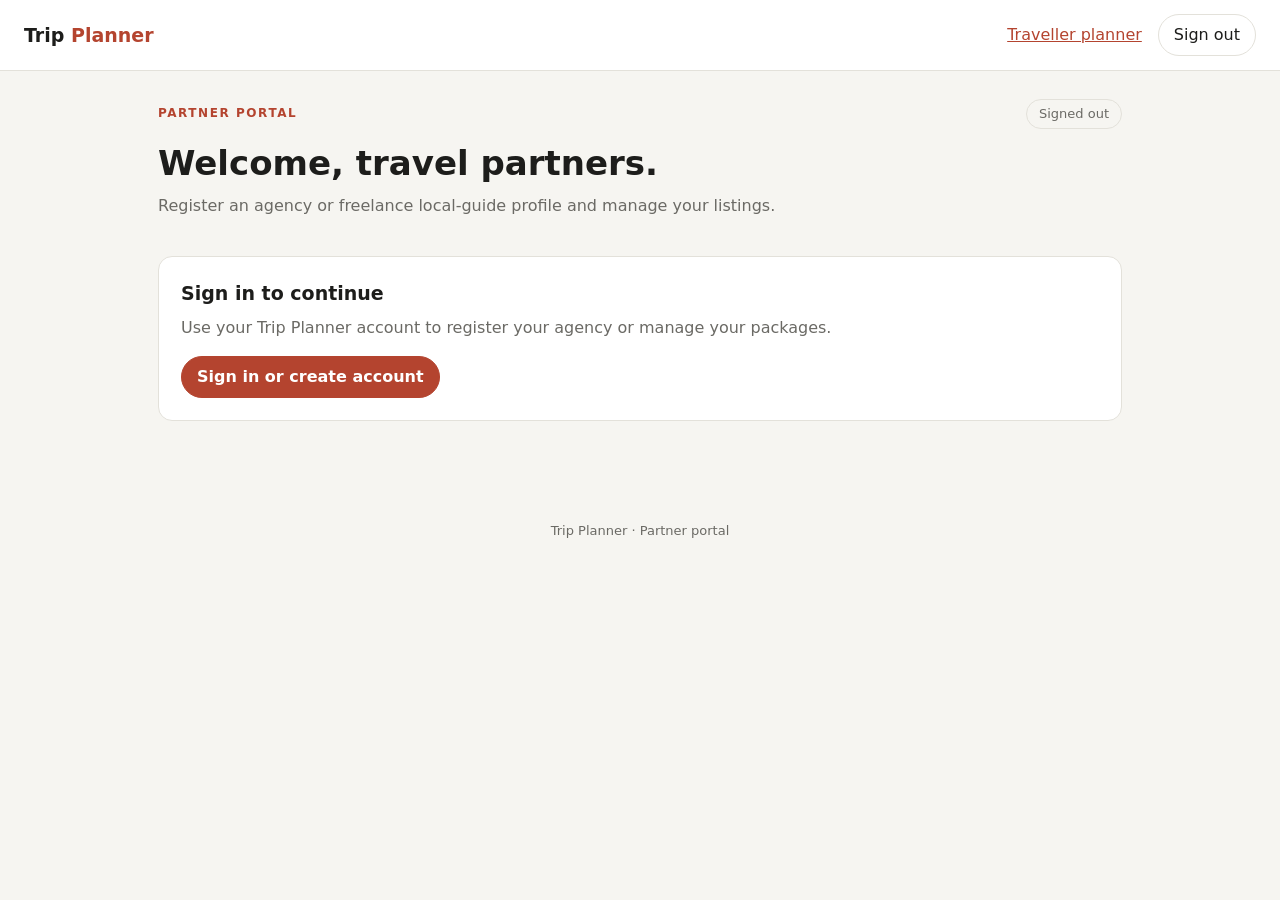
<file: web/agency/index.html>
<!doctype html>
<html lang="en"><head><meta charset="utf-8"><meta name="viewport" content="width=device-width,initial-scale=1"><title>Partner portal | Trip Planner</title><link rel="stylesheet" href="styles.css"><script src="config.js" defer></script><script src="package-fields.js" defer></script><script src="app.js" defer></script></head><body>
<header><a class="brand" href="/">Trip <span>Planner</span></a><div><a href="/">Traveller planner</a> <button id="signout" type="button">Sign out</button></div></header>
<main><div class="intro"><div><p class="eyebrow">PARTNER PORTAL</p><h1>Welcome, travel partners.</h1><p>Register an agency or freelance local-guide profile and manage your listings.</p></div><span id="status" class="badge">Checking account</span></div><div id="notice" role="status" aria-live="polite" hidden></div>
<section id="signin" class="panel" hidden><h2>Sign in to continue</h2><p>Use your Trip Planner account to register your agency or manage your packages.</p><a class="button primary" href="/?portal=/agency/index.html">Sign in or create account</a></section>
<section id="unavailable" class="panel" hidden><h2>Partner portal unavailable</h2><p>The partner service has not been configured yet. Please try again later.</p></section>
<section id="registration" class="panel" hidden><h2>Register as a provider</h2><p>Applications are reviewed before packages can be published.</p><form id="registerForm"><div class="grid"><label>Provider type <select name="providerType"><option value="agency">Travel agency</option><option value="local_guide">Freelance local guide</option></select></label><label>Languages (local guides) <input name="languages" placeholder="English, Japanese"></label><label class="wide">Guiding experience (local guides) <textarea name="experienceDescription" maxlength="2000"></textarea></label><label>Legal name <input required name="legalName" maxlength="160"></label><label>Trading name <input required name="tradingName" maxlength="160"></label><label>Contact person <input required name="contactPerson" maxlength="160"></label><label>Business email <input required type="email" name="businessEmail" maxlength="254"></label><label>Phone <input required type="tel" name="telephone" maxlength="40"></label><label>Country <input required name="country" maxlength="100"></label><label class="wide">Operating base / business address <input required name="businessAddress" maxlength="300"></label><label>Registration or licence number <input name="registrationNumber" maxlength="100"></label><label>Provider website <input type="url" name="website" placeholder="https://" maxlength="500"></label><label class="wide">Business description <textarea name="description" required maxlength="2000"></textarea></label><label class="wide">Supported destinations <input name="destinations" required placeholder="Tokyo, Osaka, Kyoto"></label><label class="wide">Contact preferences <input name="contactPreferences" maxlength="300" placeholder="Email, telephone"></label></div><label class="check"><input type="checkbox" name="termsAccepted" required> I agree to the marketplace terms.</label><p class="hint">The applicable marketplace terms must be provided before registration is enabled.</p><button type="submit" class="primary">Submit registration</button></form></section>
<section id="dashboard" hidden><div class="dashboard-grid"><div class="panel"><h2>Provider profile</h2><p id="agencyName" class="agency-name"></p><p id="agencyDetails"></p><button id="editProfile" type="button">Edit profile</button></div><div class="panel"><h2>Packages</h2><div id="stats" class="stats"></div><button id="newPackage" type="button" class="primary">Create package</button></div></div><section class="panel"><div class="section-head"><div><h2>Your packages</h2><p>Only approved, published packages are eligible for recommendations.</p></div><button id="refresh" type="button">Refresh</button></div><div id="packages" class="packages"></div></section><section class="panel"><h2>Traveller enquiries</h2><div id="enquiries">Loading…</div></section></section>
<section id="profileEditor" class="panel" hidden><h2>Edit profile</h2><form id="profileForm"><div class="grid"><label>Trading name <input name="tradingName" required maxlength="160"></label><label>Contact person <input name="contactPerson" required maxlength="160"></label><label>Business email <input name="businessEmail" type="email" required></label><label>Phone <input name="telephone" required></label><label>Country <input name="country" required></label><label>Website <input type="url" name="website"></label><label class="wide">Operating base / business address <input name="businessAddress" required></label><label class="wide">Business description <textarea name="description" required maxlength="2000"></textarea></label><label class="wide">Supported destinations <input name="destinations" required></label><label class="wide">Contact preferences <input name="contactPreferences"></label></div><div class="actions"><button type="submit" class="primary">Save profile</button><button class="cancel" type="button">Cancel</button></div></form></section>
<section id="packageEditor" class="panel" hidden><h2 id="packageHeading">Create package</h2><form id="packageForm"><input type="hidden" name="packageId"><div class="grid"><label class="wide">Title <input name="title" required maxlength="160"></label><label class="wide">Description <textarea name="description" required maxlength="3000"></textarea></label><label>Destination city <input name="city" required></label><label>Country <input name="country" required></label><label>Listing type <select name="listingType"><option value="package">Travel package</option><option value="guided_tour">Guided tour</option></select></label><label>Tour duration (hours) <input name="durationHours" type="number" min="1" max="24"></label><label>Meeting point <input name="meetingPoint"></label><label>Service area <input name="serviceArea"></label><label>Tour languages <input name="tourLanguages" placeholder="English, Japanese"></label><label>Flights <select name="flightsIncluded"><option value="unknown">Unknown</option><option value="no">Not included</option><option value="yes">Included</option></select></label><label>Flight departure airports <input name="departureLocations" placeholder="SIN"></label><label>Flight direction <select name="flightType"><option value="round">Round trip</option><option value="one_way">One way</option></select></label><label>Duration (days) <input name="durationDays" type="number" min="1" max="365" required></label><label>Nights <input name="nights" type="number" min="0" max="364" required></label><label class="wide">Additional destinations <textarea name="additionalDestinations" placeholder="One per line: city | country | nights"></textarea></label><label>Price <input name="amount" type="number" min="0" step="0.01" required></label><label>Currency <input name="currency" pattern="[A-Z]{3}" value="SGD" required></label><label>Price basis <select name="basis"><option value="per_person">Per person</option><option value="per_group">Per group</option></select></label><label>Minimum travellers <input name="minimumTravellers" type="number" min="1" value="1" required></label><label>Maximum travellers <input name="maximumTravellers" type="number" min="1" value="2" required></label><label>Available from <input name="startDate" type="date" required></label><label>Available until <input name="endDate" type="date" required></label><label class="wide">Included services <textarea name="included" required placeholder="One item per line"></textarea></label><label class="wide">Excluded services <textarea name="excluded" required placeholder="One item per line"></textarea></label><label>Categories <input name="categories" placeholder="culture, food, nature"></label><label>Cuisines <input name="cuisines" placeholder="Japanese, vegetarian"></label><fieldset class="wide"><legend>Package suitability</legend><p class="hint">Rate what this package offers. Higher intensity means more physically demanding activities. These ratings are used to match traveller preferences.</p><div class="grid"><label>Culture (1–10)<input name="score_culture" type="number" min="1" max="10" step="1" required></label><label>Food (1–10)<input name="score_food" type="number" min="1" max="10" step="1" required></label><label>Nature (1–10)<input name="score_nature" type="number" min="1" max="10" step="1" required></label><label>Comfort (1–10)<input name="score_comfort" type="number" min="1" max="10" step="1" required></label><label>Activity intensity (1–10)<input name="score_intensity" type="number" min="1" max="10" step="1" required></label></div></fieldset><fieldset class="wide"><legend>Cost coverage</legend><p class="hint">Unknown costs remain unknown. Enter an extra only for a service marked not included. Extra amounts cover the full package duration.</p><div class="grid"><label>Flights: additional cost<input name="extra_flights" type="number" min="0" step="0.01" placeholder="Leave blank if unknown"></label><label>Extra currency<select name="extra_currency_flights"><option>SGD</option><option>USD</option><option>SAR</option><option>EUR</option><option>GBP</option><option>CNY</option><option>JPY</option></select></label><label>Extra price basis<select name="extra_basis_flights"><option value="per_group">Per group</option><option value="per_person">Per person</option></select></label><label>Accommodation<select name="coverage_accommodation"><option value="unknown">Unknown</option><option value="yes">Included</option><option value="no">Not included</option></select></label><label>Accommodation: additional cost<input name="extra_accommodation" type="number" min="0" step="0.01" placeholder="Leave blank if unknown"></label><label>Extra currency<select name="extra_currency_accommodation"><option>SGD</option><option>USD</option><option>SAR</option><option>EUR</option><option>GBP</option><option>CNY</option><option>JPY</option></select></label><label>Extra price basis<select name="extra_basis_accommodation"><option value="per_group">Per group</option><option value="per_person">Per person</option></select></label><label>Transfers<select name="coverage_transfers"><option value="unknown">Unknown</option><option value="yes">Included</option><option value="no">Not included</option></select></label><label>Transfers: additional cost<input name="extra_transfers" type="number" min="0" step="0.01" placeholder="Leave blank if unknown"></label><label>Extra currency<select name="extra_currency_transfers"><option>SGD</option><option>USD</option><option>SAR</option><option>EUR</option><option>GBP</option><option>CNY</option><option>JPY</option></select></label><label>Extra price basis<select name="extra_basis_transfers"><option value="per_group">Per group</option><option value="per_person">Per person</option></select></label><label>Meals<select name="coverage_meals"><option value="unknown">Unknown</option><option value="yes">Included</option><option value="no">Not included</option></select></label><label>Meals: additional cost<input name="extra_meals" type="number" min="0" step="0.01" placeholder="Leave blank if unknown"></label><label>Extra currency<select name="extra_currency_meals"><option>SGD</option><option>USD</option><option>SAR</option><option>EUR</option><option>GBP</option><option>CNY</option><option>JPY</option></select></label><label>Extra price basis<select name="extra_basis_meals"><option value="per_group">Per group</option><option value="per_person">Per person</option></select></label><label>Activities<select name="coverage_activities"><option value="unknown">Unknown</option><option value="yes">Included</option><option value="no">Not included</option></select></label><label>Activities: additional cost<input name="extra_activities" type="number" min="0" step="0.01" placeholder="Leave blank if unknown"></label><label>Extra currency<select name="extra_currency_activities"><option>SGD</option><option>USD</option><option>SAR</option><option>EUR</option><option>GBP</option><option>CNY</option><option>JPY</option></select></label><label>Extra price basis<select name="extra_basis_activities"><option value="per_group">Per group</option><option value="per_person">Per person</option></select></label><label>Mandatory fees and taxes<select name="coverage_mandatory_fees"><option value="unknown">Unknown</option><option value="yes">Included</option><option value="no">Not included</option></select></label><label>Mandatory fees and taxes: additional cost<input name="extra_mandatory_fees" type="number" min="0" step="0.01" placeholder="Leave blank if unknown"></label><label>Extra currency<select name="extra_currency_mandatory_fees"><option>SGD</option><option>USD</option><option>SAR</option><option>EUR</option><option>GBP</option><option>CNY</option><option>JPY</option></select></label><label>Extra price basis<select name="extra_basis_mandatory_fees"><option value="per_group">Per group</option><option value="per_person">Per person</option></select></label><label>Other mandatory extra (SGD, whole group)<input name="mandatoryExtraSGD" type="number" min="0" step="0.01" placeholder="Optional; do not duplicate mandatory-fee extras"></label></div></fieldset><label>Dietary options<input name="dietaryOptions" placeholder="vegetarian, halal"></label><label>Accessibility support<select name="accessible"><option value="unknown">Unknown</option><option value="yes">Confirmed accessible</option><option value="no">Not accessible</option></select></label><label class="wide">Booking URL <input type="url" name="bookingUrl" placeholder="https://"></label></div><div class="actions"><button type="submit" class="primary">Save draft</button><button class="cancel" type="button">Cancel</button></div></form></section>
</main><footer>Trip Planner · Partner portal</footer></body></html>
</file>
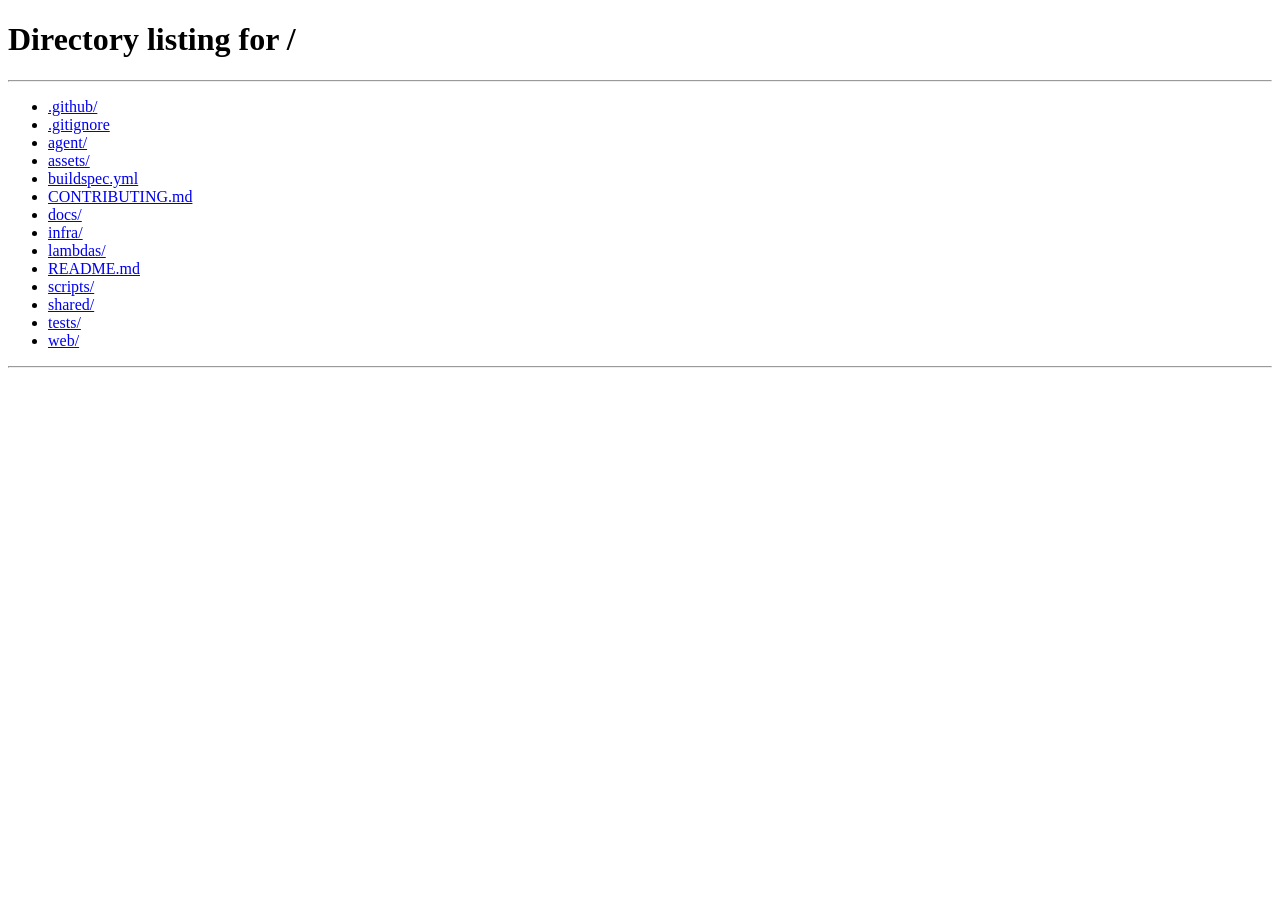
<file: web/agency/admin.html>
<!doctype html><html lang="en"><meta charset="utf-8"><meta name="viewport" content="width=device-width,initial-scale=1"><title>Provider approvals | Trip Planner</title><link rel="stylesheet" href="styles.css"><header><a href="/">Trip Planner</a><a href="index.html">Provider portal</a></header><main hidden><h1>Provider and listing approvals</h1><p>Review providers first, then their listings. Nothing is approved automatically.</p><button id="refresh">Refresh queues</button><p id="notice" role="status"></p><section class="panel"><h2>Pending providers</h2><div id="providers"></div></section><section class="panel"><h2>Pending listings</h2><div id="listings"></div></section></main><script src="config.js"></script><script src="admin.js"></script></html>
</file>
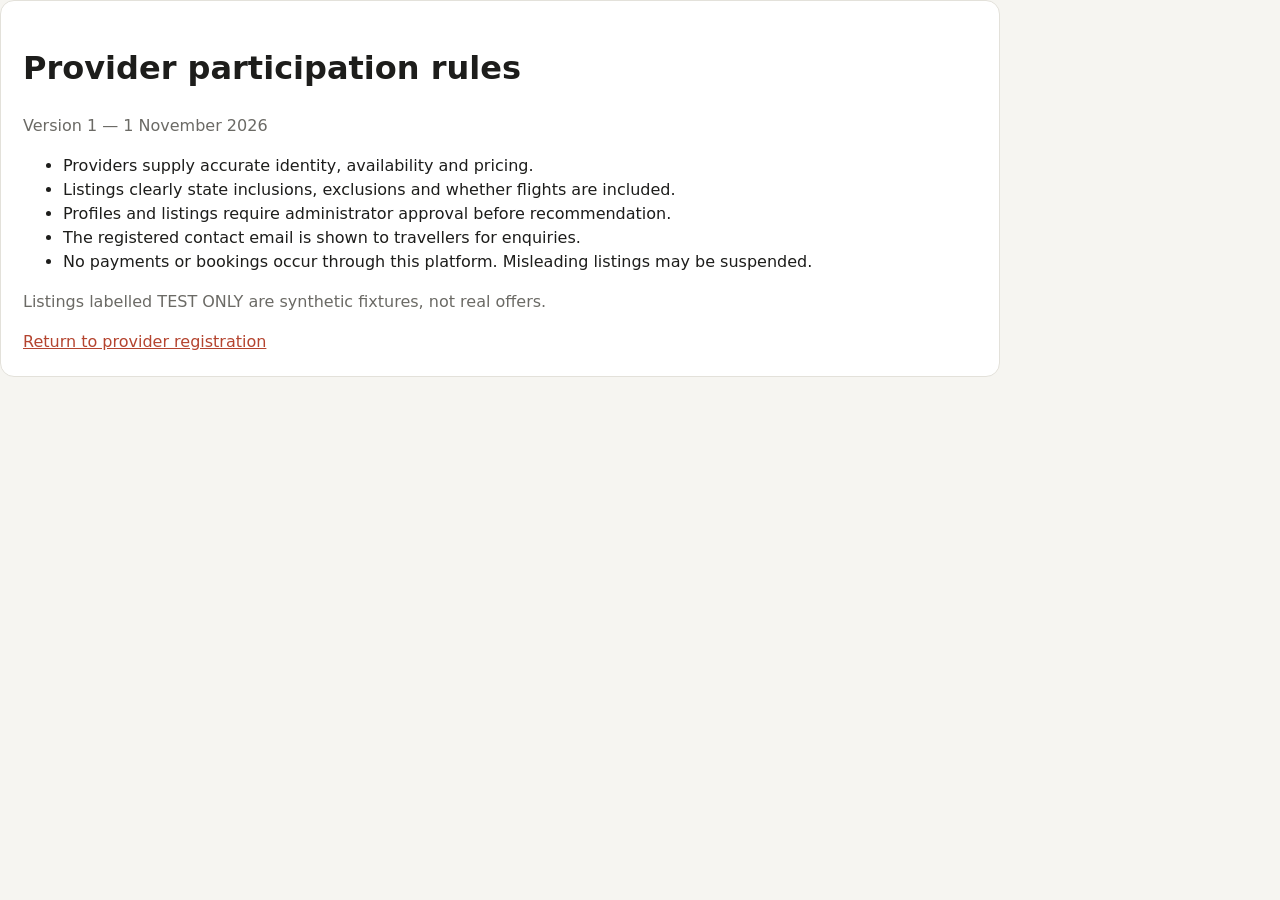
<file: web/agency/terms.html>
<!doctype html><html lang="en"><meta charset="utf-8"><meta name="viewport" content="width=device-width,initial-scale=1"><title>Provider participation rules</title><link rel="stylesheet" href="styles.css"><main class="panel"><h1>Provider participation rules</h1><p>Version 1 — 1 November 2026</p><ul><li>Providers supply accurate identity, availability and pricing.</li><li>Listings clearly state inclusions, exclusions and whether flights are included.</li><li>Profiles and listings require administrator approval before recommendation.</li><li>The registered contact email is shown to travellers for enquiries.</li><li>No payments or bookings occur through this platform. Misleading listings may be suspended.</li></ul><p>Listings labelled TEST ONLY are synthetic fixtures, not real offers.</p><a href="index.html">Return to provider registration</a></main></html>
</file>
<file: web/agency/styles.css>
:root{--bg:#f6f5f1;--surface:#fff;--text:#1d1d1b;--muted:#6b6a65;--line:#e3e1da;--accent:#b4442f;--ink:#fff;--bad:#b3261e}*{box-sizing:border-box}body{margin:0;background:var(--bg);color:var(--text);font:16px/1.5 system-ui,-apple-system,"Segoe UI",sans-serif}a{color:var(--accent)}header{background:var(--surface);border-bottom:1px solid var(--line);display:flex;align-items:center;justify-content:space-between;gap:1rem;padding:14px 24px;flex-wrap:wrap}header div{display:flex;gap:1rem;align-items:center}.brand{text-decoration:none;color:var(--text);font-weight:750;font-size:19px}.brand span{color:var(--accent)}main{max-width:1000px;margin:0 auto;width:100%;padding:28px 18px 64px}.intro{display:flex;align-items:start;justify-content:space-between;gap:1rem;margin-bottom:22px}.intro h1{font-size:clamp(24px,4vw,34px);margin:0}.intro p,.section-head p,.panel>p{color:var(--muted);margin:5px 0 16px}.eyebrow{font-size:12px;letter-spacing:.13em;font-weight:700;color:var(--accent)!important}.panel{background:var(--surface);border:1px solid var(--line);border-radius:14px;padding:22px;margin:0 0 16px}.panel h2{font-size:19px;margin:0 0 8px}.dashboard-grid,.grid{display:grid;grid-template-columns:repeat(2,minmax(0,1fr));gap:16px}.grid .wide{grid-column:1/-1}label{display:flex;flex-direction:column;gap:5px;font-size:14px;font-weight:600}input,textarea,select{width:100%;border:1px solid var(--line);border-radius:10px;background:var(--bg);padding:10px 12px;color:var(--text);font:inherit}textarea{min-height:92px;resize:vertical}button,.button{font:inherit;border:1px solid var(--line);border-radius:999px;padding:8px 15px;cursor:pointer;background:var(--surface);color:var(--text);text-decoration:none;display:inline-block}button:hover{border-color:var(--muted)}button:disabled{opacity:.5;cursor:not-allowed}.primary{background:var(--accent);border-color:var(--accent);color:var(--ink);font-weight:700}.check{flex-direction:row;align-items:center;margin:18px 0 5px}.check input{width:auto}.hint{font-size:13px;color:var(--muted)}.actions{display:flex;gap:8px;flex-wrap:wrap;margin-top:18px}.badge{border:1px solid var(--line);border-radius:999px;padding:4px 12px;color:var(--muted);font-size:13px;white-space:nowrap}.section-head{display:flex;justify-content:space-between;gap:1rem;align-items:start}.stats{display:flex;gap:18px;flex-wrap:wrap;margin:14px 0}.stats strong{display:block;font-size:22px}.stats span{font-size:13px;color:var(--muted)}.packages article,.enquiry{border-top:1px solid var(--line);padding:16px 0}.packages h3{margin:0}.package-meta{color:var(--muted);font-size:14px}.notice{padding:12px;border-radius:10px;margin-bottom:16px;border:1px solid var(--line);background:var(--surface)}.notice.error{color:var(--bad);border-color:var(--bad)}footer{text-align:center;color:var(--muted);font-size:13px;padding:20px}[hidden]{display:none!important}@media(max-width:620px){.dashboard-grid,.grid{grid-template-columns:1fr}.grid .wide{grid-column:auto}.intro{flex-direction:column}.panel{padding:17px}.section-head{flex-direction:column}}


fieldset{min-width:0;border:1px solid var(--line);border-radius:10px;padding:16px}legend{font-weight:700}
</file>
